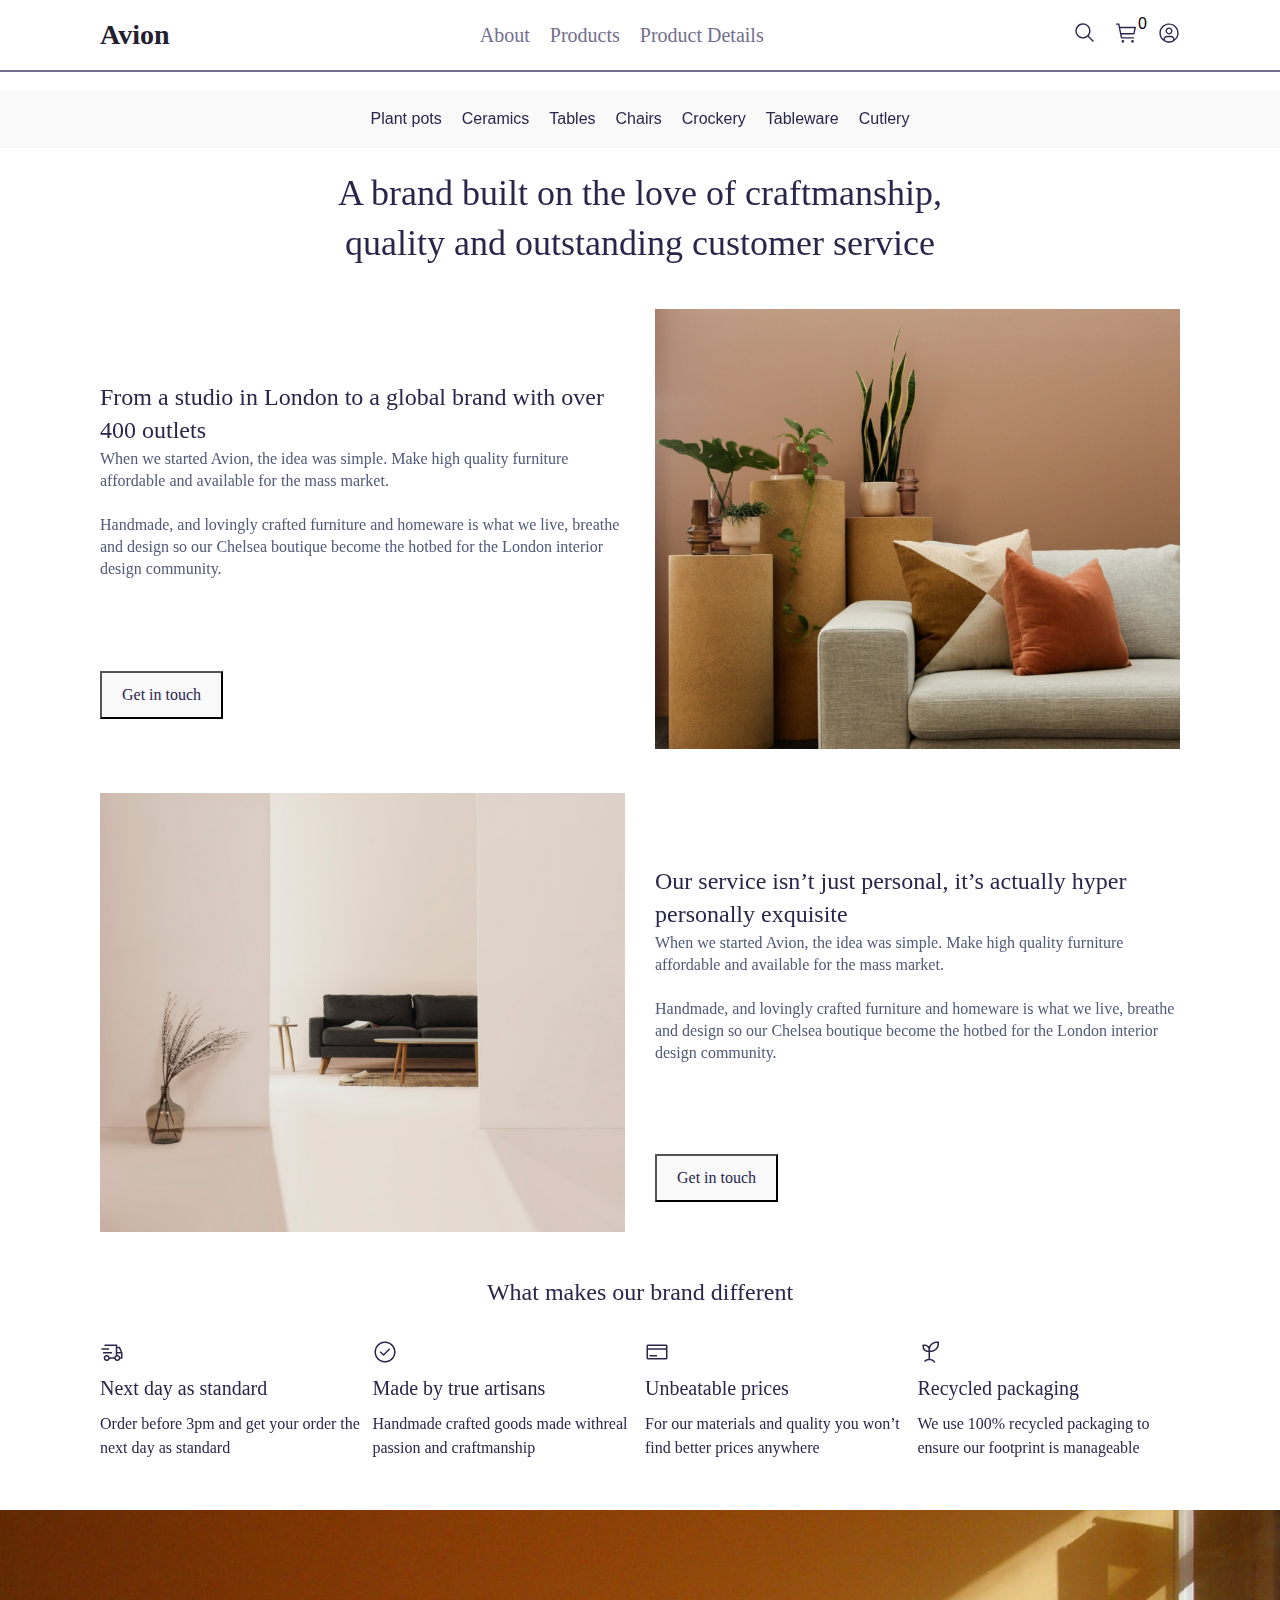
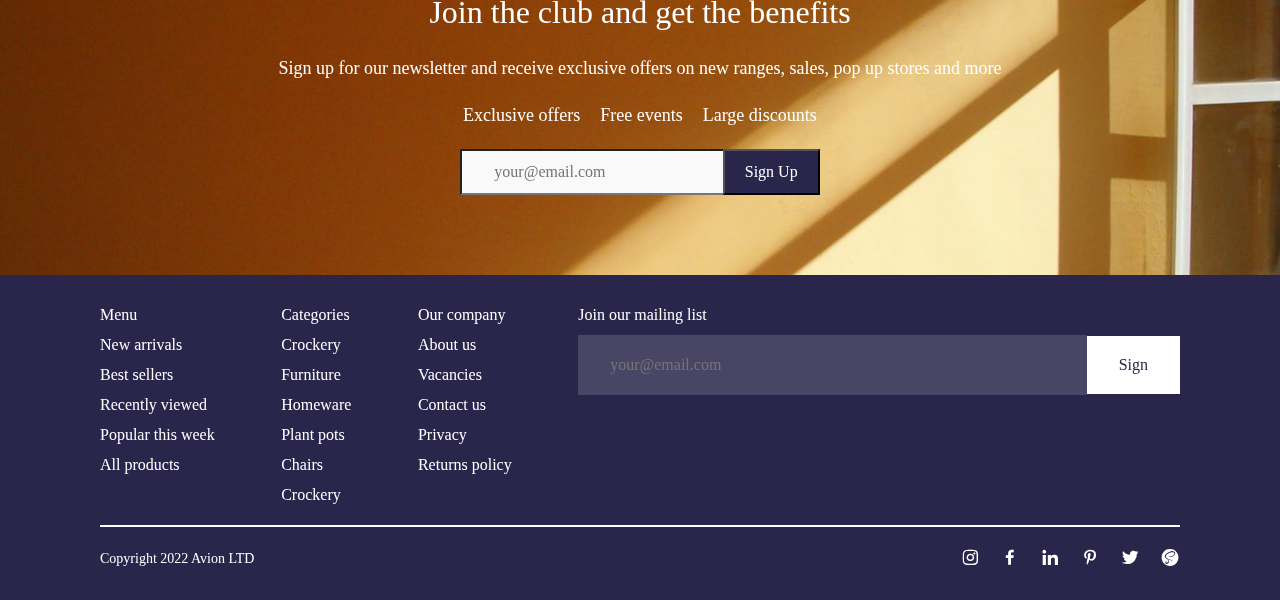
<file: pages/about.html>
<!DOCTYPE html>
<html lang="en">
  <head>
    <meta charset="UTF-8" />
    <meta name="viewport" content="width=device-width, initial-scale=1.0" />
    <link
      rel="stylesheet"
      href="https://cdn.jsdelivr.net/npm/boxicons@latest/css/boxicons.min.css"
    />
    <link rel="stylesheet" href="../css/about.css" />
    <link rel="stylesheet" href="../css/global.css" />
    <link rel="stylesheet" href="../css/home.css" />
    <title>About | Avion</title>
  </head>
  <body>
    <div class="loading">Loading...</div>
    <header>
      <nav class="container">
        <a class="logo" href="../index.html">Avion</a>

        <ul class="list">
          <li>
            <a class="nav-link" href="./about.html">About</a>
          </li>
          <li>
            <a class="nav-link" href="../pages/products.html">Products</a>
          </li>
          <li>
            <a class="nav-link" href="../pages/productdetails.html"
              >Product Details</a
            >
          </li>
        </ul>
        <div class="icons">
          <input class="nav-input" type="text" placeholder="Search" />
          <a class="search-btn icons-link" href="#"
            ><img src="../image/search.svg" alt="Search"
          /></a>
          <a class="icons-link" href="../pages/cart.html"
            ><img src="../image/cart.svg" alt="" />
            <span class="cart-count">0</span></a
          >
          <a class="icons-link" href="../pages/login.html"
            ><img src="../image/acount.svg" alt=""
          /></a>
        </div>
        <button class="menu">
          <img
            src="[data-uri]"
            alt="Menu"
          />
        </button>
      </nav>
    </header>
    <main>
      <div class="container herro-category"></div>

      <section class="about-wrapper container">
        <h2>
          A brand built on the love of craftmanship, <br />
          quality and outstanding customer service
        </h2>
      </section>

      <section class="container outlet">
        <div class="outlet-info">
          <h3>
            From a studio in London to a global brand with over 400 outlets
          </h3>

          <p>
            When we started Avion, the idea was simple. Make high quality
            furniture affordable and available for the mass market.
            <br /><br />
            Handmade, and lovingly crafted furniture and homeware is what we
            live, breathe and design so our Chelsea boutique become the hotbed
            for the London interior design community.
          </p>

          <button>Get in touch</button>
        </div>

        <div class="outlet-image">
          <img src="../image/outlet.png" alt="" />
        </div>
      </section>
      <section class="container outlet">
        <div class="outlet-image">
          <img src="../image/about2.png" alt="" />
        </div>
        <div class="outlet-info">
          <h3>
            Our service isn’t just personal, it’s actually hyper personally
            exquisite
          </h3>

          <p>
            When we started Avion, the idea was simple. Make high quality
            furniture affordable and available for the mass market.
            <br />
            <br />
            Handmade, and lovingly crafted furniture and homeware is what we
            live, breathe and design so our Chelsea boutique become the hotbed
            for the London interior design community.
          </p>

          <button>Get in touch</button>
        </div>
      </section>

      <section class="brend container">
        <h2>What makes our brand different</h2>

        <div class="brand-cards"></div>
      </section>

      <section class="about-join">
        <div class="container join-content">
          <h3>Join the club and get the benefits</h3>
          <p>
            Sign up for our newsletter and receive exclusive offers on new
            ranges, sales, pop up stores and more
          </p>
          <div class="about-res">
            <p>Exclusive offers</p>
            <p>Free events</p>
            <p>Large discounts</p>
          </div>

          <div class="join-input">
            <input type="text" placeholder="your@email.com" />
            <button>Sign Up</button>
          </div>
        </div>
      </section>
    </main>
    <footer>
      <div class="footer container">
        <div class="footer-top">
          <div class="footer-top-content">
            <a href="#">Menu</a>
            <a href="#">New arrivals</a>
            <a href="#">Best sellers</a>
            <a href="#">Recently viewed</a>
            <a href="#">Popular this week</a>
            <a href="#">All products</a>
          </div>
          <div class="footer-top-content">
            <a href="#">Categories</a>
            <a href="#">Crockery</a>
            <a href="#">Furniture</a>
            <a href="#">Homeware</a>
            <a href="#">Plant pots</a>
            <a href="#">Chairs</a>
            <a href="#">Crockery</a>
          </div>
          <div class="footer-top-content">
            <a href="#">Our company</a>
            <a href="#">About us</a>
            <a href="#">Vacancies</a>
            <a href="#">Contact us</a>
            <a href="#">Privacy</a>
            <a href="#">Returns policy</a>
          </div>

          <div class="footer-top-content">
            <span> Join our mailing list </span>

            <form class="footer-form">
              <input type="text" placeholder="your@email.com" />
              <button class="footer-button">Sign</button>
            </form>
          </div>
        </div>
        <div class="footer-bottom">
          <h3>Copyright 2022 Avion LTD</h3>

          <div class="footer-socials">
            <a href="#">
              <i class="bx bxl-instagram"></i>
            </a>
            <a href="#">
              <i class="bx bxl-facebook"></i>
            </a>
            <a href="#">
              <i class="bx bxl-linkedin"></i>
            </a>
            <a href="#">
              <i class="bx bxl-pinterest-alt"></i>
            </a>
            <a href="#">
              <i class="bx bxl-twitter"></i>
            </a>
            <a href="#">
              <i class="bx bxl-sass"></i>
            </a>
          </div>
        </div>
      </div>
    </footer>
    <a href="#" class="backtop"><i class="bx bx-up-arrow-alt"></i></a>

    <script src="../js/data.js"></script>
    <script src="../js/main.js"></script>
    <script src="../js/home.js"></script>
  </body>
</html>
</file>
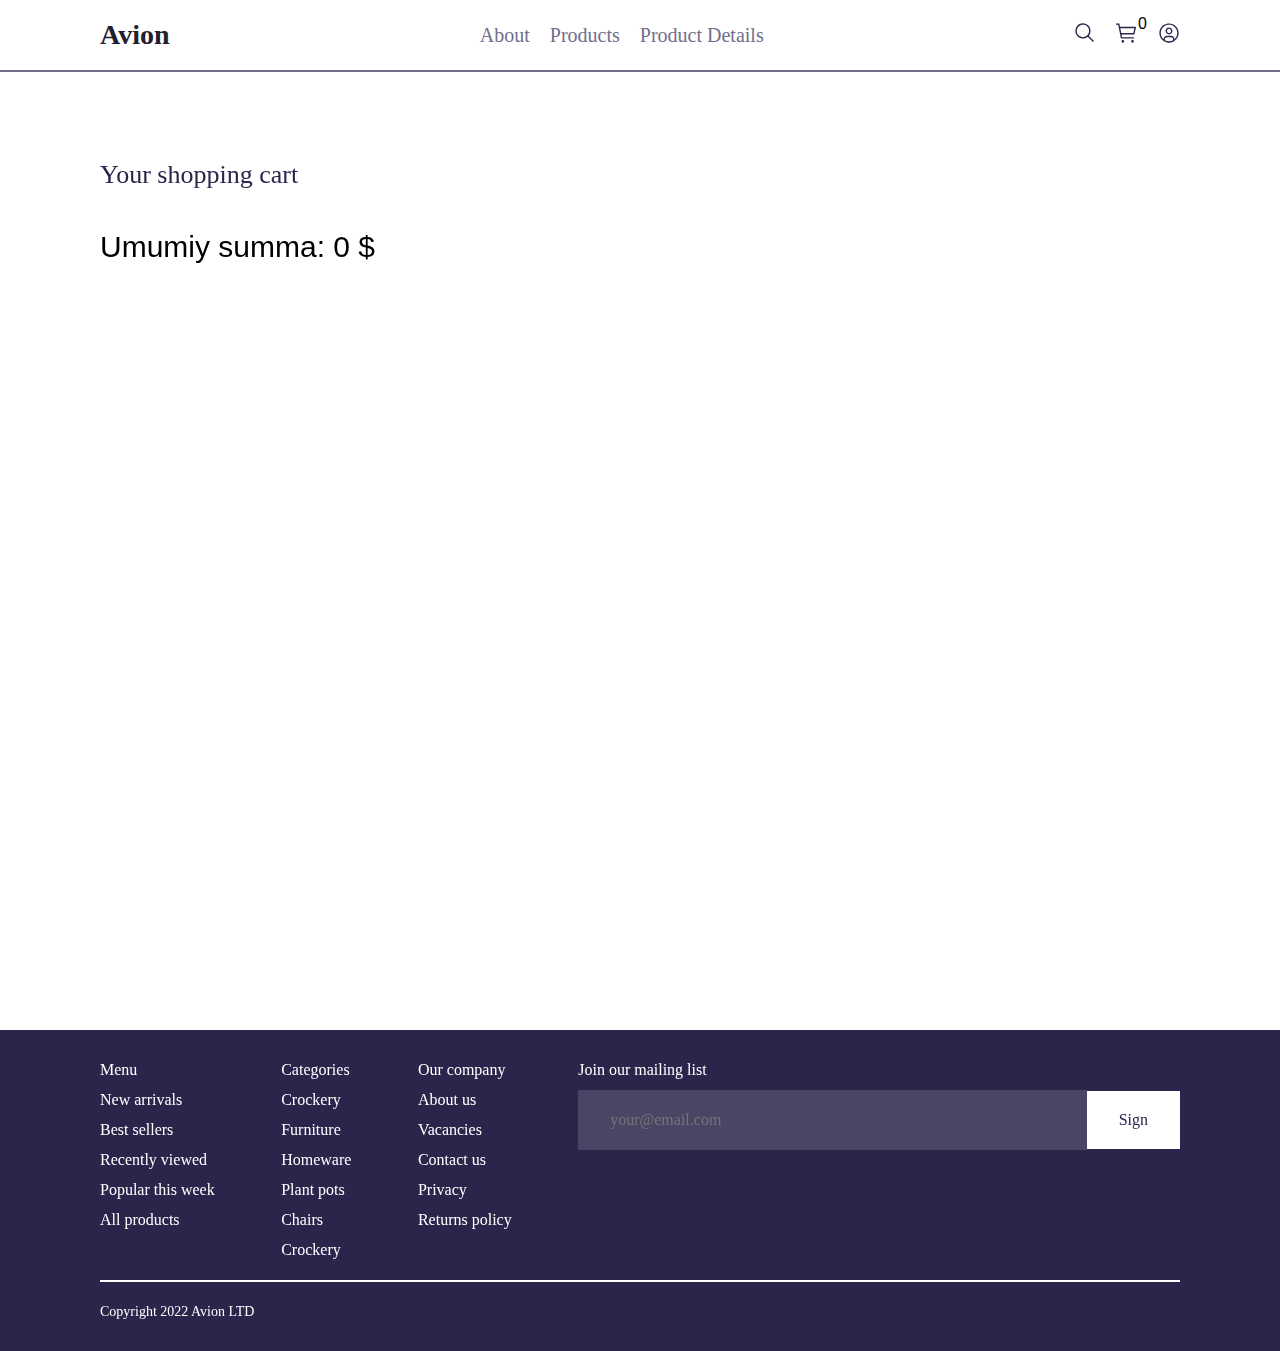
<file: pages/cart.html>
<!DOCTYPE html>
<html lang="en">
  <head>
    <meta charset="UTF-8" />
    <meta name="viewport" content="width=device-width, initial-scale=1.0" />
    <link rel="stylesheet" href="../css/products.css" />
    <link rel="stylesheet" href="../css/global.css" />
    <link rel="stylesheet" href="../css/home.css" />
    <link rel="stylesheet" href="../css/cart.css" />
    <title>Cart | Avion</title>
  </head>
  <body>
    <div class="loading">Loading...</div>
    <header>
      <nav class="container">
        <a class="logo" href="../index.html">Avion</a>

        <ul class="list">
          <li>
            <a class="nav-link" href="./about.html">About</a>
          </li>
          <li>
            <a class="nav-link" href="./products.html">Products</a>
          </li>
          <li>
            <a class="nav-link" href="./productdetails.html">Product Details</a>
          </li>
        </ul>
        <div class="icons">
          <input class="nav-input" type="text" placeholder="Search" />
          <a class="search-btn icons-link" href="#"
            ><img src="../image/search.svg" alt="Search"
          /></a>

          <a class="icons-link" href="../pages/cart.html">
            <img src="../image/cart.svg" alt="Cart" />
            <span class="cart-count"></span>
          </a>
          <a class="icons-link" href=""
            ><img src="../image/acount.svg" alt=""
          /></a>
        </div>
        <button class="menu">
          <img
            src="[data-uri]"
            alt="Menu"
          />
        </button>
      </nav>
    </header>
    <main>
      <section class="cart-section container">
        <h2>Your shopping cart</h2>
        <div class="cart-cards"></div>

        <div class="productsSumma"></div>
      </section>
    </main>
    <footer>
      <div class="footer container">
        <div class="footer-top">
          <div class="footer-top-content">
            <a href="#">Menu</a>
            <a href="#">New arrivals</a>
            <a href="#">Best sellers</a>
            <a href="#">Recently viewed</a>
            <a href="#">Popular this week</a>
            <a href="#">All products</a>
          </div>
          <div class="footer-top-content">
            <a href="#">Categories</a>
            <a href="#">Crockery</a>
            <a href="#">Furniture</a>
            <a href="#">Homeware</a>
            <a href="#">Plant pots</a>
            <a href="#">Chairs</a>
            <a href="#">Crockery</a>
          </div>
          <div class="footer-top-content">
            <a href="#">Our company</a>
            <a href="#">About us</a>
            <a href="#">Vacancies</a>
            <a href="#">Contact us</a>
            <a href="#">Privacy</a>
            <a href="#">Returns policy</a>
          </div>

          <div class="footer-top-content">
            <span> Join our mailing list </span>

            <form class="footer-form">
              <input type="text" placeholder="your@email.com" />
              <button class="footer-button">Sign</button>
            </form>
          </div>
        </div>
        <div class="footer-bottom">
          <h3>Copyright 2022 Avion LTD</h3>

          <div class="footer-socials">
            <a href="#">
              <i class="bx bxl-instagram"></i>
            </a>
            <a href="#">
              <i class="bx bxl-facebook"></i>
            </a>
            <a href="#">
              <i class="bx bxl-linkedin"></i>
            </a>
            <a href="#">
              <i class="bx bxl-pinterest-alt"></i>
            </a>
            <a href="#">
              <i class="bx bxl-twitter"></i>
            </a>
            <a href="#">
              <i class="bx bxl-sass"></i>
            </a>
          </div>
        </div>
      </div>
    </footer>

    <a href="#" class="backtop"><i class="bx bx-up-arrow-alt"></i></a>

    <script src="../js/data.js"></script>
    <script src="../js/main.js"></script>
    <script src="../js/cart.js"></script>
  </body>
</html>
</file>
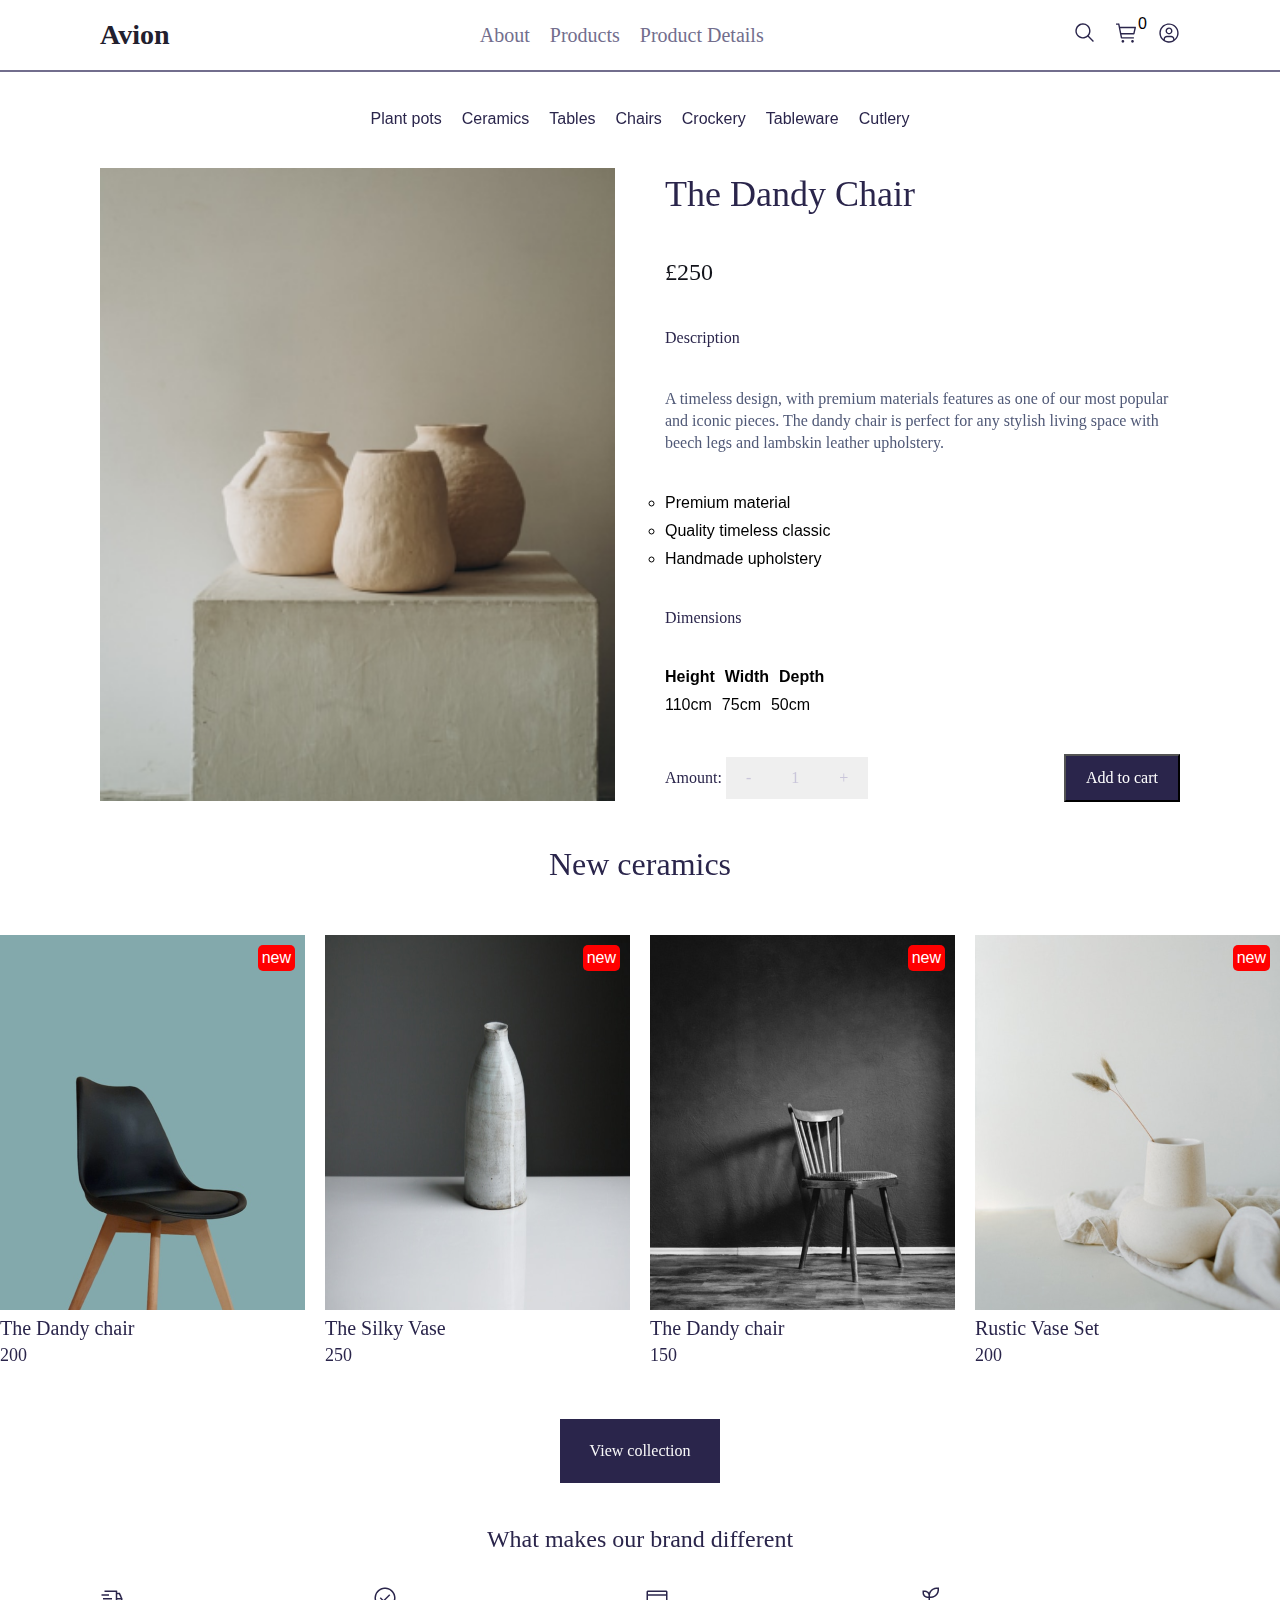
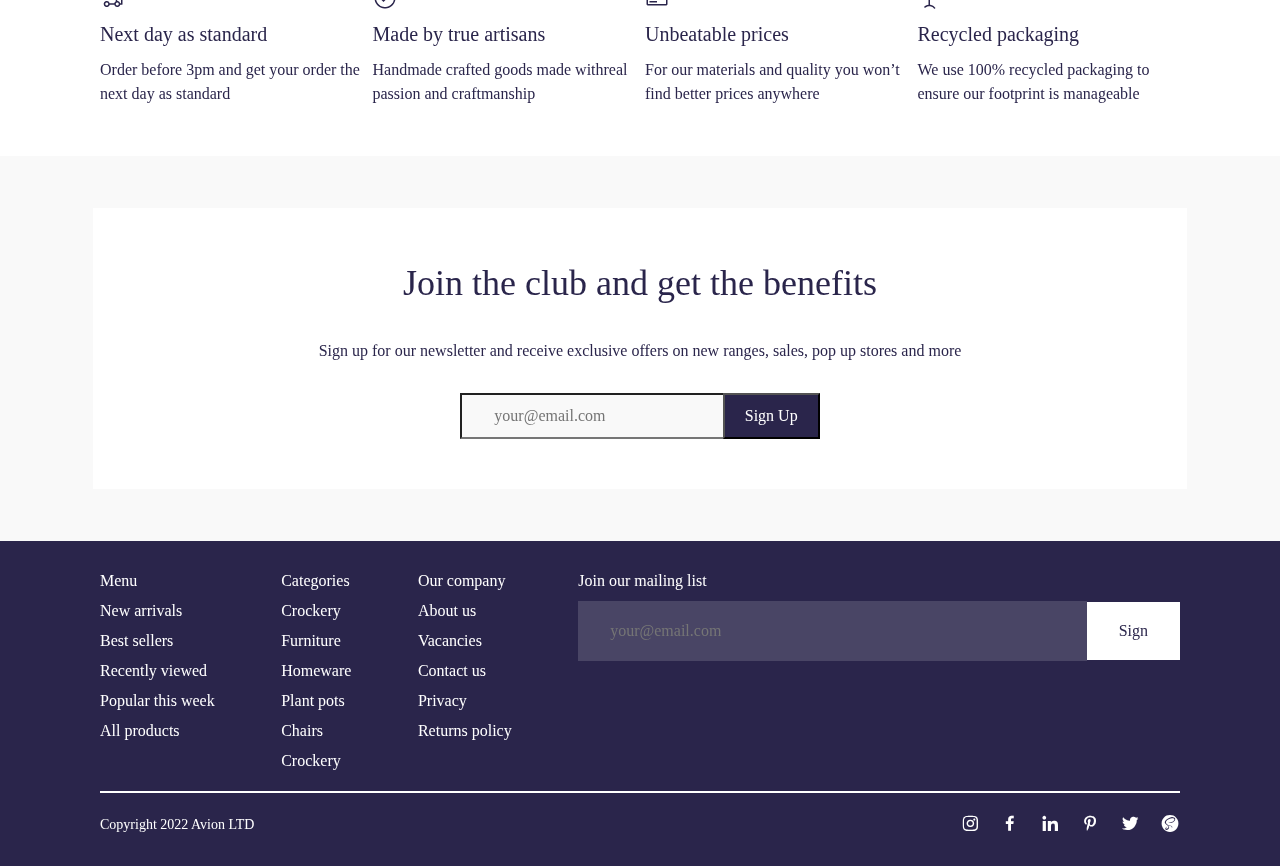
<file: pages/productdetails.html>
<!DOCTYPE html>
<html lang="en">
  <head>
    <meta charset="UTF-8" />
    <meta name="viewport" content="width=device-width, initial-scale=1.0" />
    <link
      rel="stylesheet"
      href="https://cdn.jsdelivr.net/npm/boxicons@latest/css/boxicons.min.css"
    />
    <link rel="stylesheet" href="../css/global.css" />
    <link rel="stylesheet" href="../css/home.css" />
    <link rel="stylesheet" href="../css/productdetails.css" />
    <title>Product Details | Avion</title>
  </head>
  <body>
    <div class="loading">Loading...</div>
    <header>
      <nav class="container">
        <a class="logo" href="../index.html">Avion</a>

        <ul class="list">
          <li>
            <a class="nav-link" href="./about.html">About</a>
          </li>
          <li>
            <a class="nav-link" href="./products.html">Products</a>
          </li>
          <li>
            <a class="nav-link" href="./productdetails.html">Product Details</a>
          </li>
        </ul>
        <div class="icons">
          <input class="nav-input" type="text" placeholder="Search" />
          <a class="search-btn icons-link" href="#"
            ><img src="../image/search.svg" alt="Search"
          /></a>
          <a class="icons-link" href="../pages/cart.html"
            ><img src="../image/cart.svg" alt="" />
            <span class="cart-count">0</span></a
          >
          <a class="icons-link" href=""
            ><img src="../image/acount.svg" alt=""
          /></a>
        </div>
        <button class="menu">
          <img
            src="[data-uri]"
            alt="Menu"
          />
        </button>
      </nav>
    </header>
    <main>
      <div class="container herro-category"></div>

      <section class="container details">
        <div class="details-image">
          <img src="../image/2.png" alt="" />
        </div>
        <div class="details-info">
          <h2>The Dandy Chair</h2>
          <h4>£250</h4>

          <h3>Description</h3>

          <p>
            A timeless design, with premium materials features as one of our
            most popular and iconic pieces. The dandy chair is perfect for any
            stylish living space with beech legs and lambskin leather
            upholstery.
          </p>

          <ul>
            <li>Premium material</li>
            <li>Quality timeless classic</li>
            <li>Handmade upholstery</li>
          </ul>

          <h3>Dimensions</h3>

          <table>
            <thead>
              <tr>
                <th>Height</th>
                <th>Width</th>
                <th>Depth</th>
              </tr>
            </thead>
            <tbody>
              <tr>
                <td>110cm</td>
                <td>75cm</td>
                <td>50cm</td>
              </tr>
            </tbody>
          </table>

          <div class="addToCart">
            <div class="btnCart">
              Amount:
              <span
                ><button>-</button><button>1</button><button>+</button></span
              >
            </div>

            <button class="addBtn">Add to cart</button>
          </div>
        </div>
      </section>
      <section class="container ceramics">
        <h2>New ceramics</h2>

        <div class="ceramic-cards"></div>

        <a href="./pages/products.html">View collection</a>
      </section>
      <section class="brend container">
        <h2>What makes our brand different</h2>

        <div class="brand-cards"></div>
      </section>

      <section class="join">
        <div class="join-card container">
          <h3>Join the club and get the benefits</h3>
          <p>
            Sign up for our newsletter and receive exclusive offers on new
            ranges, sales, pop up stores and more
          </p>

          <div class="join-input">
            <input type="text" placeholder="your@email.com" />
            <button>Sign Up</button>
          </div>
        </div>
      </section>
    </main>
    <footer>
      <div class="footer container">
        <div class="footer-top">
          <div class="footer-top-content">
            <a href="#">Menu</a>
            <a href="#">New arrivals</a>
            <a href="#">Best sellers</a>
            <a href="#">Recently viewed</a>
            <a href="#">Popular this week</a>
            <a href="#">All products</a>
          </div>
          <div class="footer-top-content">
            <a href="#">Categories</a>
            <a href="#">Crockery</a>
            <a href="#">Furniture</a>
            <a href="#">Homeware</a>
            <a href="#">Plant pots</a>
            <a href="#">Chairs</a>
            <a href="#">Crockery</a>
          </div>
          <div class="footer-top-content">
            <a href="#">Our company</a>
            <a href="#">About us</a>
            <a href="#">Vacancies</a>
            <a href="#">Contact us</a>
            <a href="#">Privacy</a>
            <a href="#">Returns policy</a>
          </div>

          <div class="footer-top-content">
            <span> Join our mailing list </span>

            <form class="footer-form">
              <input type="text" placeholder="your@email.com" />
              <button class="footer-button">Sign</button>
            </form>
          </div>
        </div>
        <div class="footer-bottom">
          <h3>Copyright 2022 Avion LTD</h3>

          <div class="footer-socials">
            <a href="#">
              <i class="bx bxl-instagram"></i>
            </a>
            <a href="#">
              <i class="bx bxl-facebook"></i>
            </a>
            <a href="#">
              <i class="bx bxl-linkedin"></i>
            </a>
            <a href="#">
              <i class="bx bxl-pinterest-alt"></i>
            </a>
            <a href="#">
              <i class="bx bxl-twitter"></i>
            </a>
            <a href="#">
              <i class="bx bxl-sass"></i>
            </a>
          </div>
        </div>
      </div>
    </footer>
    <a href="#" class="backtop"><i class="bx bx-up-arrow-alt"></i></a>

    <script src="../js/data.js"></script>
    <script src="../js/home.js"></script>
    <script src="../js/main.js"></script>
  </body>
</html>
</file>
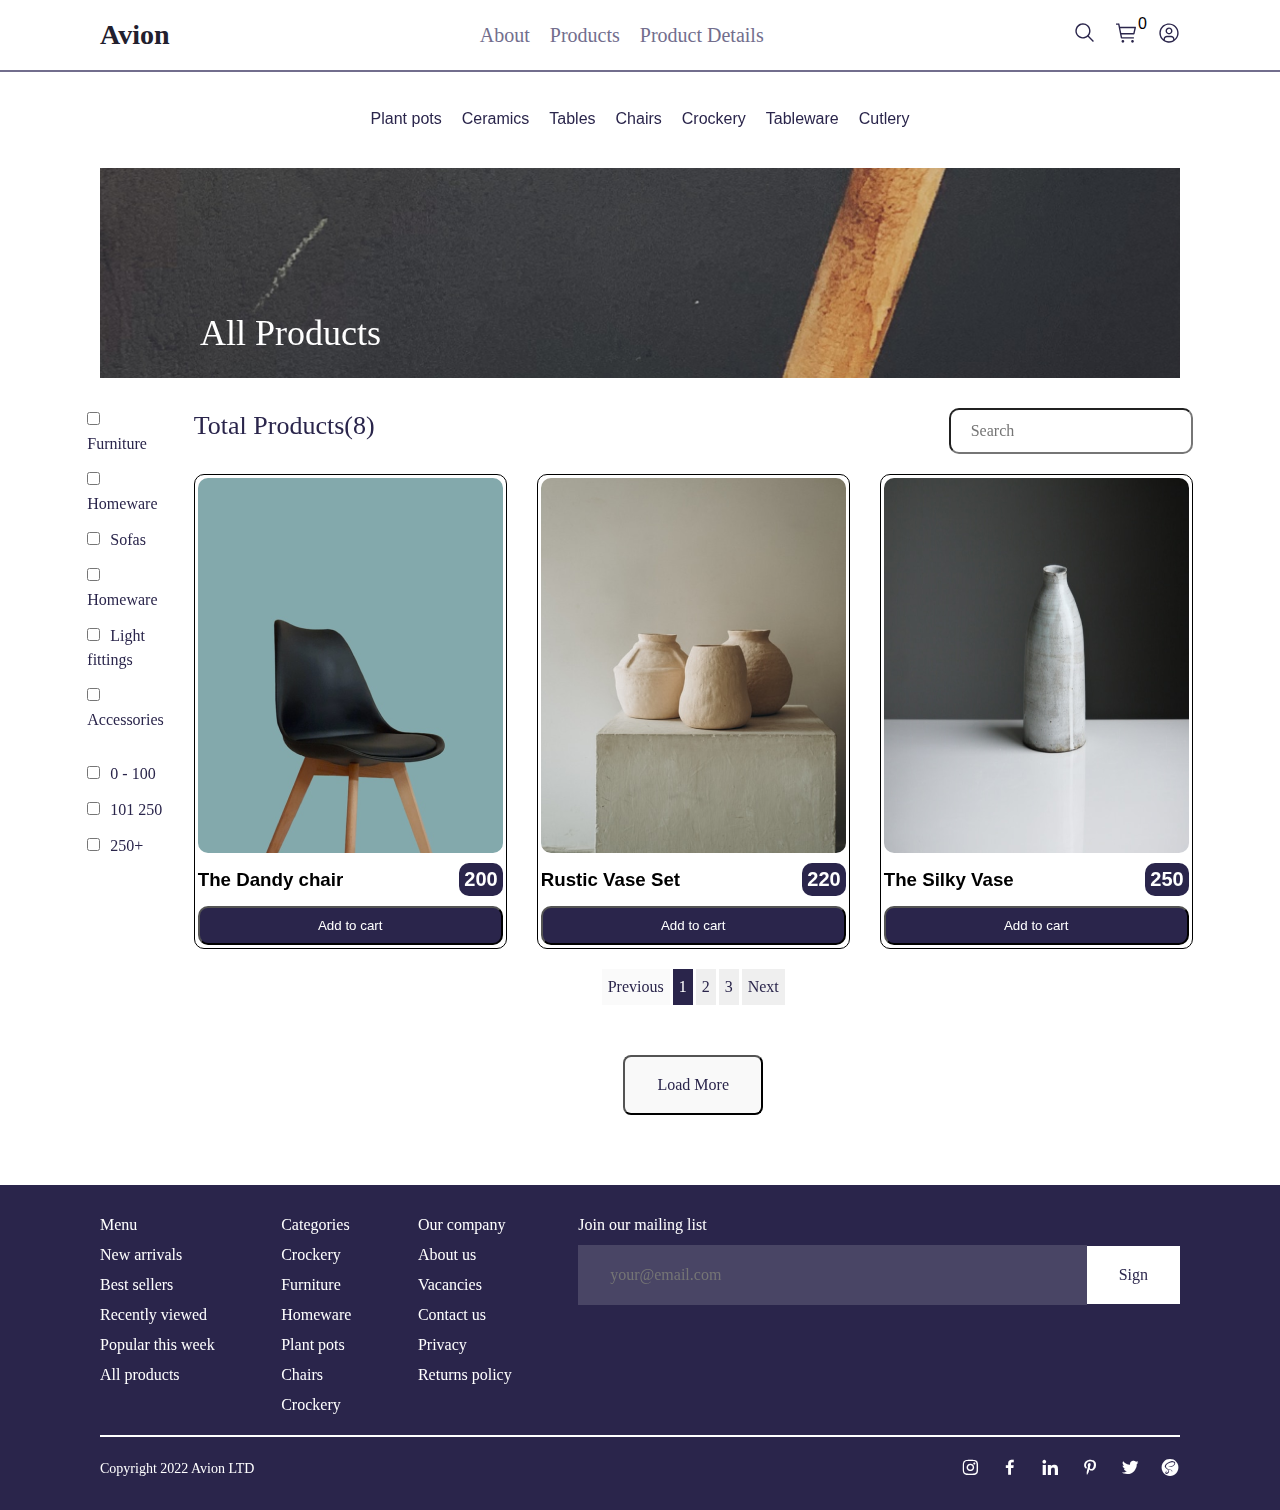
<file: pages/products.html>
<!DOCTYPE html>
<html lang="en">
  <head>
    <meta charset="UTF-8" />
    <meta name="viewport" content="width=device-width, initial-scale=1.0" />
    <link
      rel="stylesheet"
      href="https://cdn.jsdelivr.net/npm/boxicons@latest/css/boxicons.min.css"
    />
    <link rel="stylesheet" href="../css/products.css" />
    <link rel="stylesheet" href="../css/global.css" />
    <link rel="stylesheet" href="../css/home.css" />
    <title>Products | Avion</title>
  </head>
  <body>
    <div class="loading">Loading...</div>
    <header>
      <nav class="container">
        <a class="logo" href="../index.html">Avion</a>

        <ul class="list">
          <li>
            <a class="nav-link" href="./about.html">About</a>
          </li>
          <li>
            <a class="nav-link" href="./products.html">Products</a>
          </li>
          <li>
            <a class="nav-link" href="./productdetails.html">Product Details</a>
          </li>
        </ul>
        <div class="icons">
          <input class="nav-input" type="text" placeholder="Search" />
          <a class="search-btn icons-link" href="#"
            ><img src="../image/search.svg" alt="Search"
          /></a>

          <a class="icons-link" href="../pages/cart.html">
            <img src="../image/cart.svg" alt="Cart" />
            <span class="cart-count"></span>
          </a>
          <a class="icons-link" href=""
            ><img src="../image/acount.svg" alt=""
          /></a>
        </div>
        <button class="menu">
          <img
            src="[data-uri]"
            alt="Menu"
          />
        </button>
      </nav>
    </header>
    <main>
      <div class="container herro-category"></div>

      <section class="herro-products container">
        <div class="container products-wrapper">
          <h2>All Products</h2>
        </div>

        <div class="all-products">
          <div class="sidebar">
            <ul>
              <li><input type="checkbox" />Furniture</li>
              <li><input type="checkbox" />Homeware</li>
              <li><input type="checkbox" />Sofas</li>
              <li><input type="checkbox" />Homeware</li>
              <li><input type="checkbox" />Light fittings</li>
              <li><input type="checkbox" />Accessories</li>
            </ul>
            <ul>
              <li><input type="checkbox" />0 - 100</li>
              <li><input type="checkbox" />101 250</li>
              <li><input type="checkbox" />250+</li>
            </ul>
          </div>

          <div>
            <div class="product-order">
              <select>
                <option value="one">Furniture</option>
                <option value="two">Homeware</option>
                <option value="three">Sofas</option>
                <option value="four">Light fittings</option>
                <option value="five">Accessories</option>
              </select>
              <select>
                <option value="one">0 - 100</option>
                <option value="two">101 - 250</option>
                <option value="three">250+</option>
              </select>
            </div>

            <div class="searchProducts">
              <div class="total">
                <p>Total Products</p>
                (<span class="product-total"></span>)
              </div>
              <input class="search" type="text" placeholder="Search" />
            </div>

            <div class="product-cards"></div>

            <ul class="pagination"></ul>

            <button class="all-products-btn">Load More</button>
          </div>
        </div>
      </section>
    </main>
    <footer>
      <div class="footer container">
        <div class="footer-top">
          <div class="footer-top-content">
            <a href="#">Menu</a>
            <a href="#">New arrivals</a>
            <a href="#">Best sellers</a>
            <a href="#">Recently viewed</a>
            <a href="#">Popular this week</a>
            <a href="#">All products</a>
          </div>
          <div class="footer-top-content">
            <a href="#">Categories</a>
            <a href="#">Crockery</a>
            <a href="#">Furniture</a>
            <a href="#">Homeware</a>
            <a href="#">Plant pots</a>
            <a href="#">Chairs</a>
            <a href="#">Crockery</a>
          </div>
          <div class="footer-top-content">
            <a href="#">Our company</a>
            <a href="#">About us</a>
            <a href="#">Vacancies</a>
            <a href="#">Contact us</a>
            <a href="#">Privacy</a>
            <a href="#">Returns policy</a>
          </div>

          <div class="footer-top-content">
            <span> Join our mailing list </span>

            <form class="footer-form">
              <input type="text" placeholder="your@email.com" />
              <button class="footer-button">Sign</button>
            </form>
          </div>
        </div>
        <div class="footer-bottom">
          <h3>Copyright 2022 Avion LTD</h3>

          <div class="footer-socials">
            <a href="#">
              <i class="bx bxl-instagram"></i>
            </a>
            <a href="#">
              <i class="bx bxl-facebook"></i>
            </a>
            <a href="#">
              <i class="bx bxl-linkedin"></i>
            </a>
            <a href="#">
              <i class="bx bxl-pinterest-alt"></i>
            </a>
            <a href="#">
              <i class="bx bxl-twitter"></i>
            </a>
            <a href="#">
              <i class="bx bxl-sass"></i>
            </a>
          </div>
        </div>
      </div>
    </footer>

    <a href="#" class="backtop"><i class="bx bx-up-arrow-alt"></i></a>

    <script src="../js/data.js"></script>
    <script src="../js/products.js"></script>
    <script src="../js/main.js"></script>
    <script src="../js/home.js"></script>
  </body>
</html>
</file>
<file: css/about.css>
.loading {
  display: flex;
  justify-content: center;
  align-items: center;
  position: fixed;
  inset: 0;
  background-color: rgb(0, 0, 0);
  color: white;
  opacity: 1;
  transition: 0.5s;
}
.loading-hidden {
  opacity: 0;
  z-index: -1;
}

.herro-category {
  display: flex;
  justify-content: center;
  gap: 20px;
  flex-wrap: wrap;
  background-color: #f9f9f9;
  padding: 10px 0;
}

.about-wrapper {
  padding: 67px 10px;
}

.about-wrapper h2 {
  text-align: center;
  color: rgb(42, 37, 75);
  font-family: Clash Display;
  font-size: 36px;
  font-weight: 400;
  line-height: 140%;
  letter-spacing: 0%;
  text-align: center;
}

.about-join {
  background-image: url("../image/about-join.png");
  background-position: center;
  background-repeat: no-repeat;
  background-size: cover;
  width: 100%;
  padding: 60px 0;
}
.join-content {
  display: flex;
  align-items: center;
  justify-content: center;
  gap: 20px;
  flex-direction: column;
}
.about-join h3 {
  /* Headings / H2 */
  color: rgb(255, 255, 255);
  font-family: Clash Display;
  font-size: 32px;
  font-weight: 400;
  line-height: 140%;
  letter-spacing: 0%;
  text-align: center;
}

.about-join p {
  /* Body / Large */
  color: rgb(255, 255, 255);
  font-family: Satoshi;
  font-size: 18px;
  font-weight: 400;
  line-height: 150%;
  letter-spacing: 0%;
  text-align: center;
}

.about-res {
  display: flex;
  align-items: center;
  justify-content: center;
  gap: 20px;
}

@media screen and (max-width: 768px) {
  .join-content {
    display: flex;
    align-items: start;
    justify-content: start;
    gap: 10px;
    flex-direction: column;
  }

  .about-res {
    display: flex;
    align-items: start;
    justify-content: center;
    gap: 10px;
    flex-direction: column;
  }

  .about-join h3 {
    text-align: start;
  }
  .about-join p {
    text-align: start;
  }
}
</file>
<file: css/global.css>
*,
::before,
::after {
  padding: 0;
  margin: 0;
  box-sizing: border-box;
  text-decoration: none;
  list-style: none;
}

html {
  scroll-behavior: smooth;
}

.loading {
  display: flex;
  justify-content: center;
  align-items: center;
  position: fixed;
  inset: 0;
  background-color: rgb(42, 37, 75);
  color: white;
  opacity: 1;
  transition: all 0.8s ease-in-out;
}
.loading-hidden {
  opacity: 0;
  z-index: -1;
}

.backtop {
  display: none;
  position: fixed;
  background-color: #2a254b;
  /* padding: 10px; */
  border-radius: 50%;
  box-shadow: 0 0 10px rgba(0, 0, 0, 0.2);
  z-index: 1000;
  right: 20px;
  bottom: 20px;
  transition: 0.6s;
  width: 50px;
  height: 50px;
  color: #fff;
  font-size: 30px;

  align-items: center;
  justify-content: center;
}

.backtop-show {
  display: flex;
}

body {
  font-family: sans-serif;
}

.container {
  max-width: 1440px;
  margin: 0 auto;
  padding: 20px 100px;
}

@media screen and (max-width: 768px) {
  .container {
    padding: 20px;
  }
}

/* !header*/

header {
  /* padding: 10px 0; */
  position: fixed;
  top: 0;
  width: 100%;
  background-color: #fff;
  z-index: 1000;
}

.logo {
  font-family: Clash Display;
  font-size: 28px;
  font-weight: 900;
  line-height: 29.52px;
  text-align: left;
  text-underline-position: from-font;
  text-decoration-skip-ink: none;
  color: #22202e;
}
nav {
  display: flex;
  align-items: center;
  justify-content: space-between;
  position: relative;
  border-bottom: 2px solid rgb(114, 110, 141);
}

.list {
  display: flex;
  align-items: center;
  justify-content: space-between;
  gap: 20px;
}
.menu {
  display: none;
}
.nav-input {
  position: absolute;
  display: none;
  right: 200px;
  padding: 10px 20px;
  color: rgb(114, 110, 141);
}

.nav-link {
  color: rgb(114, 110, 141);
  font-family: Satoshi;
  font-size: 20px;
  font-weight: 400;
  line-height: 22px;
  letter-spacing: 0%;
  text-align: left;
}

.icons {
  display: flex;
  gap: 20px;
  align-items: center;
}
.showInput {
  position: absolute;
  display: block;
  padding: 10px 20px;
  color: rgb(114, 110, 141);
  width: 250px;
  right: 220px;
}
.icons-link img {
  width: 22px;
  height: 22px;
  font-size: 22px;
  position: relative;
}

.cart-count {
  position: absolute;
  color: #000;
  top: 15px;
}

@media screen and (max-width: 768px) {
  header {
    padding: 0;
  }
  .list {
    display: none;
  }

  .menu {
    display: flex;
    align-items: center;
    justify-content: center;
    width: 22px;
    height: 22px;
    background-color: #fff;
  }

  .show {
    display: flex;
    position: absolute;
    align-items: center;
    flex-direction: column;
    justify-content: center;
    width: 100%;
    top: 70px;
    z-index: 1;
    left: 0;
    padding: 20px 0;
    gap: 20px;
    background: #22202e;
    min-height: 50vh;
  }

  .showInput {
    position: absolute;
    display: block;
    top: 72px;
    padding: 10px 20px;
    color: rgb(114, 110, 141);
    width: 100%;
    right: 0;
    margin: 0 auto;
    border-radius: 12px;
  }
  .menu img {
    width: 22px;
    height: 22px;
  }
}
main {
  min-height: 100vh;
}
/* footer */

footer {
  background: rgb(42, 37, 75);
  padding: 10px 0;
}

.footer {
  display: flex;
  flex-direction: column;
}

.footer-top {
  display: flex;
  justify-content: space-between;
  align-items: start;
  border-bottom: 2px solid #fff;
  padding-bottom: 20px;
}

.footer-top-content {
  display: flex;
  flex-direction: column;
  gap: 10px;
}

.footer-top-content a {
  color: rgb(255, 255, 255);
  font-family: Clash Display;
  font-size: 16px;
  font-weight: 400;
  line-height: 20px;
  letter-spacing: 0%;
  text-align: left;
}

.footer-top-content span {
  color: rgb(255, 255, 255);
  font-family: Clash Display;
  font-size: 16px;
  font-weight: 400;
  line-height: 20px;
  letter-spacing: 0%;
  text-align: left;
}

.footer-form input {
  padding: 19px 32px;
  background: rgba(255, 255, 255, 0.15);
  color: rgb(255, 255, 255);
  font-family: Satoshi;
  font-size: 16px;
  font-weight: 400;
  line-height: 22px;
  letter-spacing: 0%;
  text-align: left;
  width: 509px;
  border: none;
}

.footer-form .footer-button {
  padding: 17px 32px;
  background: rgb(255, 255, 255);
  color: rgb(42, 37, 75);
  font-family: Satoshi;
  font-size: 16px;
  font-weight: 400;
  line-height: 150%;
  letter-spacing: 0%;
  text-align: left;
  border: none;
  margin-left: -5px;
}
.footer-bottom {
  display: flex;
  justify-content: space-between;
  padding-top: 20px;
  align-items: center;
}

.footer-bottom h3 {
  color: rgb(255, 255, 255);
  font-family: Satoshi;
  font-size: 14px;
  font-weight: 400;
  line-height: 19px;
  letter-spacing: 0%;
  text-align: left;
}

.footer-socials {
  display: flex;
  gap: 20px;
}
.footer-socials a i {
  color: #fff;
  font-size: 20px;
}
@media screen and (max-width: 768px) {
  .footer-top {
    flex-wrap: wrap;
  }

  .footer-form input {
    max-width: 200px;
  }
  .footer-form button {
    max-width: 118px;
  }
  .footer-bottom {
    flex-wrap: wrap;
    align-items: center;
    justify-content: center;
    gap: 15px;
  }
}
</file>
<file: css/home.css>
/* ! ===== Main ===== */

.herro-category {
  display: flex;
  justify-content: center;
  gap: 20px;
  flex-wrap: wrap;
  margin-top: 90px;
  a {
    color: #2a254b;
  }
}

.herro-wrapper {
  background-color: #2a254b;
  display: flex;
  justify-content: space-between;
  margin: 60px 0;
}

.herro-info {
  padding: 40px;
  max-width: 602px;
  position: relative;
}

.herro-info p {
  position: absolute;
  bottom: 40px;
  color: #ffffff;
  font-family: Satoshi;
  font-size: 18px;
  font-weight: 400;
  line-height: 27px;
  text-align: left;
  text-underline-position: from-font;
  text-decoration-skip-ink: none;
}

.herro-info h1 {
  font-family: Clash Display;
  font-size: 32px;
  font-weight: 400;
  line-height: 44.8px;
  text-align: left;
  text-underline-position: from-font;
  text-decoration-skip-ink: none;
  margin-bottom: 40px;
  color: #fff;
}

.herro-info a {
  padding: 16px 32px;
  background-color: #f9f9f926;
  color: #fff;
}

.herro-image {
  max-width: 520px;
}

.herro-image img {
  width: 100%;
}

@media screen and (max-width: 768px) {
  .herro-category {
    display: none;
  }

  .herro-wrapper {
    margin: 0 auto;
  }
  .herro {
    padding: 0;
  }
  .herro-wrapper {
    min-height: 402px;
    width: 100%;
  }
  .herro-image {
    display: none;
  }

  .herro-info {
    padding: 20px;
    display: flex;
    flex-direction: column;
    gap: 30px;
  }

  .herro-info a {
    text-align: center;
    order: 3;
  }

  .herro-info p {
    position: relative;
    order: 2;
    margin-top: 80px;
  }
}

/* ! Brend */

.brend h2 {
  text-align: center;
  /* Headings / H3 */
  color: rgb(42, 37, 75);
  font-family: Clash Display;
  font-size: 24px;
  font-weight: 400;
  line-height: 140%;
  letter-spacing: 0%;
}

.brand-cards {
  display: flex;
  gap: 10px;
  margin: 30px 0;
}

.brand-card {
  width: 25%;
  display: flex;
  flex-direction: column;
  align-items: start;
  gap: 10px;
}
.brand-card h3 {
  /* Headings / H4 */
  color: rgb(42, 37, 75);
  font-family: Clash Display;
  font-size: 20px;
  font-weight: 400;
  line-height: 140%;
  letter-spacing: 0%;
  text-align: left;
}

.brand-card p {
  /* Body/Medium */
  color: rgb(42, 37, 75);
  font-family: Satoshi;
  font-size: 16px;
  font-weight: 400;
  line-height: 150%;
  letter-spacing: 0%;
  text-align: left;
}

@media screen and (max-width: 768px) {
  .brand-cards {
    flex-direction: column;
  }

  .brand-card {
    width: 100%;
  }
}

/* ! Ceramics cards */

.ceramics {
  display: flex;
  flex-direction: column;
  align-items: center;
}
.ceramics h2 {
  font-family: Clash Display;
  font-size: 32px;
  font-weight: 400;
  line-height: 39.36px;
  text-align: left;
  text-underline-position: from-font;
  text-decoration-skip-ink: none;
  color: #2a254b;
}

.ceramic-cards {
  margin: 50px 0;
  display: grid;
  grid-template-columns: repeat(4, 1fr);
  gap: 20px;
}

.ceramic-card {
  position: relative;
}

.ceramic-card span {
  position: absolute;
  right: 10px;
  top: 10px;
  color: #fff;
  background-color: red;
  padding: 4px;
  border-radius: 5px;
}
.ceramic-card h3 {
  font-family: Clash Display;
  font-size: 20px;
  font-weight: 400;
  line-height: 28px;
  text-align: left;
  text-underline-position: from-font;
  text-decoration-skip-ink: none;
  color: #2a254b;
}

.ceramic-card p {
  font-family: Satoshi;
  font-size: 18px;
  font-weight: 400;
  line-height: 27px;
  text-align: left;
  text-underline-position: from-font;
  text-decoration-skip-ink: none;
  color: #2a254b;
}

.ceramics a {
  font-family: Satoshi;
  font-size: 16px;
  font-weight: 400;
  line-height: 24px;
  text-underline-position: from-font;
  text-decoration-skip-ink: none;
  background-color: #2a254b;
  color: #f9f9f9;
  padding: 20px 30px;
  text-align: center;
  transition: all 0.7s ease-in-out;
}

.ceramics a:hover {
  background-color: #f9f9f9;
  color: #2a254b;
}

@media screen and (max-width: 768px) {
  .ceramic-cards {
    margin: 50px 0;
    display: grid;
    grid-template-columns: repeat(1, 1fr);
    gap: 20px;
  }

  .ceramics a {
    width: 100%;
  }
}

/*  ! Popular products */

.popular-products {
  display: flex;
  flex-direction: column;
  align-items: center;
}
.popular-products h2 {
  font-family: Clash Display;
  font-size: 32px;
  font-weight: 400;
  line-height: 39.36px;
  text-align: left;
  text-underline-position: from-font;
  text-decoration-skip-ink: none;
  color: #2a254b;
}

.popular-cards {
  margin: 50px 0;
  display: grid;
  grid-template-columns: repeat(4, 1fr);
  gap: 20px;
}

.popular-card {
  position: relative;
}

.popular-card span {
  position: absolute;
  right: 10px;
  top: 10px;
  color: #fff;
  background-color: red;
  padding: 4px;
  border-radius: 5px;
}
.popular-card h3 {
  font-family: Clash Display;
  font-size: 20px;
  font-weight: 400;
  line-height: 28px;
  text-align: left;
  text-underline-position: from-font;
  text-decoration-skip-ink: none;
  color: #2a254b;
}

.popular-card p {
  font-family: Satoshi;
  font-size: 18px;
  font-weight: 400;
  line-height: 27px;
  text-align: left;
  text-underline-position: from-font;
  text-decoration-skip-ink: none;
  color: #2a254b;
}

.popular-products a {
  font-family: Satoshi;
  font-size: 16px;
  font-weight: 400;
  line-height: 24px;
  text-underline-position: from-font;
  text-decoration-skip-ink: none;
  background-color: #2a254b;
  color: #f9f9f9;
  padding: 20px 30px;
  text-align: center;
  transition: all 0.7s ease-in-out;
}

.popular-products a:hover {
  background-color: #f9f9f9;
  color: #2a254b;
}

@media screen and (max-width: 768px) {
  .popular-cards {
    margin: 50px 0;
    display: grid;
    grid-template-columns: repeat(1, 1fr);
    gap: 20px;
  }

  .popular-products a {
    width: 100%;
  }
}

/* ! join */

.join {
  background-color: #f9f9f9;
  padding: 52px 93px;
}

.join-card {
  background-color: #fff;
  display: flex;
  flex-direction: column;
  justify-content: center;
  align-items: center;
  gap: 30px;
  padding: 50px 0;
}

.join-card h3 {
  /* Headings / H1 */
  color: rgb(42, 37, 75);
  font-family: Clash Display;
  font-size: 36px;
  font-weight: 400;
  line-height: 140%;
  letter-spacing: 0%;
  text-align: center;
}

.join-card p {
  /* Body/Medium */
  color: rgb(42, 37, 75);
  font-family: Satoshi;
  font-size: 16px;
  font-weight: 400;
  line-height: 150%;
  letter-spacing: 0%;
  text-align: center;
}

.join-input {
  margin: 0 auto;
}
.join-input input {
  background-color: #f9f9f9;
  color: rgb(42, 37, 75);
  font-family: Satoshi;
  font-size: 16px;
  font-weight: 400;
  line-height: 22px;
  letter-spacing: 0%;
  text-align: left;
  padding: 10px 32px;
}

.join-input button {
  /* Dark Primary */
  background: rgb(42, 37, 75);
  /* Body/Medium */
  color: rgb(255, 255, 255);
  font-family: Satoshi;
  font-size: 16px;
  font-weight: 400;
  line-height: 22px;
  letter-spacing: 0%;
  text-align: left;
  padding: 10px 20px;
  margin-left: -10px;
}

@media screen and (max-width: 768px) {
  .join {
    background-color: #f9f9f9;
    padding: 10px;
  }

  .join-card {
    background-color: #fff;
    display: flex;
    flex-direction: column;
    justify-content: center;
    align-items: center;
    gap: 20px;
    padding: 30px 0;
  }

  .join-card h3 {
    /* Headings / H4 */
    color: rgb(42, 37, 75);
    font-family: Clash Display;
    font-size: 20px;
    font-weight: 400;
    line-height: 140%;
    letter-spacing: 0%;
    text-align: center;
  }

  .join-card p {
    /* Body/Small */
    color: rgb(42, 37, 75);
    font-family: Satoshi;
    font-size: 14px;
    font-weight: 400;
    line-height: 150%;
    letter-spacing: 0%;
    text-align: center;
  }

  .join-input {
    margin: 0 auto;
  }
  .join-input input {
    background-color: #f9f9f9;
    color: rgb(42, 37, 75);
    font-family: Satoshi;
    font-size: 16px;
    font-weight: 400;
    line-height: 22px;
    letter-spacing: 0%;
    text-align: left;
    padding: 8px 15px;
  }

  .join-input button {
    /* Dark Primary */
    background: rgb(42, 37, 75);
    /* Body/Medium */
    color: rgb(255, 255, 255);
    font-family: Satoshi;
    font-size: 16px;
    font-weight: 400;
    line-height: 22px;
    letter-spacing: 0%;
    text-align: left;
    padding: 8px 15px;
    margin-left: -10px;
  }
}

/* ! outlet */
.outlet {
  display: flex;
  align-items: start;
  position: relative;
  justify-content: space-between;
  gap: 30px;
  position: relative;
}

.outlet-info {
  padding: 72px 0;
  width: 50%;
}

.outlet-info h3 {
  color: rgb(42, 37, 75);
  font-family: Clash Display;
  font-size: 24px;
  font-weight: 400;
  line-height: 140%;
  letter-spacing: 0%;
  text-align: left;
}

.outlet-info p {
  color: rgb(80, 89, 119);
  font-family: Satoshi;
  font-size: 16px;
  font-weight: 400;
  line-height: 22px;
  letter-spacing: 0%;
  text-align: left;
}
.outlet-info button {
  position: absolute;
  bottom: 54px;
  padding: 10px 20px;
  /* Light Grey */
  background: rgb(249, 249, 249);
  /* Body/Medium */
  color: rgb(42, 37, 75);
  font-family: Satoshi;
  font-size: 16px;
  font-weight: 400;
  line-height: 150%;
  letter-spacing: 0%;
  text-align: left;
  transition: all 0.6s ease;
  cursor: pointer;
}

.outlet-info button:hover {
  color: #f9f9f9;
  background-color: #2a254b;
  transform: scale(1.1);
}

.outlet-image {
  width: 50%;
}

.outlet-image img {
  width: 100%;
}
@media screen and (max-width: 768px) {
  .outlet {
    display: flex;
    align-items: start;
    justify-content: center;
    gap: 30px;
    position: relative;
    flex-direction: column;
  }

  .outlet-info {
    width: 100%;
    padding: 10px;
  }

  .outlet-info h3 {
    color: rgb(42, 37, 75);
    font-family: Clash Display;
    font-size: 24px;
    font-weight: 400;
    line-height: 140%;
    letter-spacing: 0%;
    text-align: center;
  }

  .outlet-info p {
    color: rgb(80, 89, 119);
    font-family: Satoshi;
    font-size: 16px;
    font-weight: 400;
    line-height: 22px;
    letter-spacing: 0%;
    text-align: center;
    margin: 20px 0;
  }
  .outlet-info button {
    position: relative;
    bottom: 0;
    padding: 10px 20px;
    /* Light Grey */
    background: rgb(249, 249, 249);
    /* Body/Medium */
    color: rgb(42, 37, 75);
    font-family: Satoshi;
    font-size: 16px;
    font-weight: 400;
    line-height: 150%;
    letter-spacing: 0%;
    text-align: left;
    transition: all 0.6s ease;
    cursor: pointer;
    width: 100%;
    text-align: center;
  }

  .outlet-info button:hover {
    color: #f9f9f9;
    background-color: #2a254b;
    transform: scale(1.1);
  }

  .outlet-image {
    width: 100%;
  }

  .outlet-image img {
    width: 100%;
  }
}
</file>
<file: css/products.css>
.products-wrapper {
  background-image: url("../image/product-herro.png");
  padding: 139px 0 39px 0;
  background-size: cover;
  background-repeat: no-repeat;
  background-position: center;
  width: 100%;
  display: flex;
  align-items: end;
  min-height: 210px;
}
.products-wrapper h2 {
  /* Headings / H1 */
  color: rgb(255, 255, 255);
  font-family: Clash Display;
  font-size: 36px;
  font-weight: 400;
  line-height: 140%;
  letter-spacing: 0%;
  text-align: left;
}

@media screen and (max-width: 768px) {
  .herro-products {
    padding: 39px 0;
  }
  .products-wrapper h2 {
    text-align: center;
  }
}

.all-products {
  display: flex;
  justify-content: space-between;
  margin-top: 30px;
  justify-content: center;
  gap: 30px;

  .searchProducts {
    display: flex;
    justify-content: space-between;
    gap: 10px;
    margin-bottom: 20px;

    .total {
      display: flex;
      color: rgb(42, 37, 75);
      font-family: Clash Display;
      font-size: 26px;
      font-weight: 400;
      line-height: 140%;
      letter-spacing: 0%;
      text-align: left;
    }

    input {
      display: flex;
      color: rgb(42, 37, 75);
      font-family: Clash Display;
      font-size: 16px;
      padding: 10px 20px;
      border-radius: 10px;
      font-weight: 400;
      line-height: 140%;
      letter-spacing: 0%;
      text-align: left;
    }
  }

  .pagination {
    display: flex;
    justify-content: center;
    margin: 20px 0;
    gap: 3px;

    button {
      padding: 6px;
      color: rgb(42, 37, 75);
      font-family: Satoshi;
      font-size: 16px;
      font-weight: 400;
      line-height: 150%;
      letter-spacing: 0%;
      text-align: left;
      cursor: pointer;
      border: none;
    }

    .active {
      background-color: rgb(42, 37, 75);
      color: #fff;
    }
  }
}

.product-cards {
  display: grid;
  grid-template-columns: repeat(3, 1fr);
  gap: 30px;
  justify-content: center;
  align-items: center;
  width: 100%;
}

.sidebar {
  display: flex;
  flex-direction: column;
  gap: 30px;
}

.sidebar ul {
  display: flex;
  flex-direction: column;
  gap: 12px;
}
.sidebar ul li {
  /* Body/Medium */
  color: rgb(42, 37, 75);
  font-family: Satoshi;
  font-size: 16px;
  font-weight: 400;
  line-height: 150%;
  letter-spacing: 0%;
  text-align: left;
}
.sidebar ul li input {
  margin-right: 10px;
  box-sizing: border-box;
  border: 1px solid rgb(220, 220, 220);
  border-radius: 2px;

  /* White */
  background: rgb(255, 255, 255);
}
.product-order {
  display: none;
}

.all-products-btn {
  margin: 0 auto;
  padding: 16px 32px 16px 32px;
  margin-top: 50px;
  margin-bottom: 50px;
  /* Light Grey */
  background: rgb(249, 249, 249);
  border-radius: 8px;
  /* Body/Medium */
  color: rgb(42, 37, 75);
  font-family: Satoshi;
  font-size: 16px;
  font-weight: 400;
  line-height: 150%;
  letter-spacing: 0%;
  text-align: left;
  cursor: pointer;

  display: flex;
  justify-content: center;
  align-items: center;
  transition: all 0.7s ease;
}
.all-cards {
  display: flex;
  flex-direction: column;
  align-items: center;
  border: 1px solid #000;
  padding: 3px;
  border-radius: 10px;

  img {
    border-radius: 10px;
  }
  span {
    margin: 10px 0;
    display: flex;
    justify-content: space-between;
    align-items: center;
    width: 100%;

    p {
      font-weight: bold;
      font-size: 20px;
      background-color: rgb(42, 37, 75);
      color: #fff;
      padding: 5px;
      border-radius: 10px;
    }
  }

  button {
    width: 100%;
    padding: 10px;
    border-radius: 10px;
    color: #fff;
    background-color: rgb(42, 37, 75);
    cursor: pointer;
    transition: all 0.7s ease-out;

    &:hover {
      background-color: #fff;
      color: rgb(42, 37, 75);
    }
  }
}
.all-products-btn:hover {
  background-color: #000;
  color: #fff;
}

@media screen and (max-width: 768px) {
  .sidebar {
    display: none;
  }

  .product-order {
    display: flex;
    justify-content: center;
  }

  .product-order {
    gap: 10px;
  }

  .product-order select {
    padding: 16px 30px;
  }

  .searchProducts {
    display: flex;
    flex-direction: column;
    margin: 20px 0;
    justify-content: center;
    align-items: center;

    input {
      width: 75%;
    }
  }

  .all-products-btn {
    width: 75%;
  }

  .product-cards {
    display: grid;
    grid-template-columns: repeat(1, 1fr);
    gap: 30px;
    justify-content: center;
    align-items: center;
    width: 75%;
    margin-top: 30px;
    margin: 0 auto;
  }

  .all-cards {
    width: 100%;
    margin: 0 auto;
    display: flex;
    flex-direction: column;
    align-items: center;
    justify-content: center;
    padding: 10px;
    img {
      width: 75%;
    }
  }
}
</file>
<file: css/cart.css>
.cart-section {
  margin-top: 130px;

  h2 {
    font-family: Clash Display;
    font-size: 26px;
    font-weight: 400;
    line-height: 50.4px;
    text-align: left;
    text-underline-position: from-font;
    text-decoration-skip-ink: none;
    color: rgba(42, 37, 75, 1);
  }
  .productsSumma {
    font-size: 30px;
    margin: 30px 0;
  }
  .cart-cards {
    display: flex;
    flex-direction: column;
    gap: 10px;
    .cart-card {
      display: flex;
      align-items: center;
      justify-content: space-between;
      border: 2px solid rgba(42, 37, 75, 1);
      border-radius: 20px;
      padding: 10px 20px;

      .cardImage {
        display: flex;
        align-items: center;
        gap: 10px;

        p {
          font-family: Satoshi;
          font-size: 16px;
          font-weight: 400;
          line-height: 24px;
          text-align: left;
          text-underline-position: from-font;
          text-decoration-skip-ink: none;
          color: rgba(42, 37, 75, 1);
        }
        img {
          width: 100px;
          object-fit: cover;
        }
      }

      .onDicInc {
        display: flex;
        gap: 10px;
        align-items: center;

        span {
          font-family: Satoshi;
          font-size: 26px;
          font-weight: 400;
          line-height: 24px;
          text-align: left;
          text-underline-position: from-font;
          text-decoration-skip-ink: none;
          color: rgba(42, 37, 75, 1);
        }
        button {
          padding: 8px;
          cursor: pointer;
          background-color: rgba(42, 37, 75, 1);
          color: #fff;
          border: 2px solid rgba(42, 37, 75, 1);
          border-radius: 10px;
          transition: all 0.6s ease-in-out;

          &:hover {
            background-color: #fff;
            color: rgba(42, 37, 75, 1);
          }
        }
      }

      .sumProduct h3 {
        font-family: Satoshi;
        font-size: 28px;
        font-weight: 400;
        line-height: 27px;
        text-align: left;
        text-underline-position: from-font;
        text-decoration-skip-ink: none;
        color: rgba(42, 37, 75, 1);
      }
    }
  }
}

@media screen and (max-width: 768px) {
  .cart-section {
    margin-top: 130px;

    h2 {
      font-family: Clash Display;
      font-size: 26px;
      font-weight: 400;
      line-height: 50.4px;
      text-align: center;
      text-underline-position: from-font;
      text-decoration-skip-ink: none;
      color: rgba(42, 37, 75, 1);
    }
    .productsSumma {
      font-size: 20px;
      margin: 30px 0;
      text-align: center;
    }
    .cart-cards {
      display: flex;
      flex-direction: column;
      align-items: center;
      gap: 10px;
      .cart-card {
        display: flex;
        align-items: center;
        justify-content: center;
        border: 2px solid rgba(42, 37, 75, 1);
        border-radius: 20px;
        padding: 10px 20px;
        flex-direction: column;

        .cardImage {
          display: flex;
          align-items: center;
          gap: 10px;
          justify-content: center;
          flex-direction: column;

          p {
            font-family: Satoshi;
            font-size: 16px;
            font-weight: 400;
            line-height: 24px;
            text-align: center;
            text-underline-position: from-font;
            text-decoration-skip-ink: none;
            color: rgba(42, 37, 75, 1);
          }
          img {
            width: 100px;
            object-fit: cover;
          }
        }

        .onDicInc {
          display: flex;
          gap: 10px;
          align-items: center;
          margin: 20px 0;

          span {
            font-family: Satoshi;
            font-size: 26px;
            font-weight: 400;
            line-height: 24px;
            text-align: left;
            text-underline-position: from-font;
            text-decoration-skip-ink: none;
            color: rgba(42, 37, 75, 1);
          }
          button {
            padding: 8px;
            cursor: pointer;
            background-color: rgba(42, 37, 75, 1);
            color: #fff;
            border: 2px solid rgba(42, 37, 75, 1);
            border-radius: 10px;
            transition: all 0.6s ease-in-out;

            &:hover {
              background-color: #fff;
              color: rgba(42, 37, 75, 1);
            }
          }
        }

        .sumProduct h3 {
          font-family: Satoshi;
          font-size: 28px;
          font-weight: 400;
          line-height: 27px;
          text-align: left;
          text-underline-position: from-font;
          text-decoration-skip-ink: none;
          color: rgba(42, 37, 75, 1);
        }
      }
    }
  }
}
</file>
<file: css/productdetails.css>
.details {
  display: flex;
  align-items: center;
  justify-content: space-between;
  gap: 50px;
}

.details-info {
  display: flex;
  flex-direction: column;
  gap: 40px;
  width: 50%;
}

.details-image {
  width: 50%;
}

.details-image img {
  width: 100%;
}

.details-info h2 {
  color: rgb(42, 37, 75);
  font-family: Clash Display;
  font-size: 36px;
  font-weight: 400;
  line-height: 44px;
  letter-spacing: 0%;
  text-align: left;
}

.details-info h4 {
  color: rgb(18, 19, 26);
  font-family: Satoshi;
  font-size: 24px;
  font-weight: 400;
  line-height: 32px;
  letter-spacing: 0%;
  text-align: left;
}

.details-info h3 {
  color: rgb(42, 37, 75);
  font-family: Clash Display;
  font-size: 16px;
  font-weight: 400;
  line-height: 20px;
  letter-spacing: 0%;
  text-align: left;
}

.details-info p {
  color: rgb(80, 89, 119);
  font-family: Satoshi;
  font-size: 16px;
  font-weight: 400;
  line-height: 22px;
  letter-spacing: 0%;
  text-align: left;
}

.details-info ul {
  display: flex;
  flex-direction: column;
  gap: 10px;
}

.details-info ul li {
  list-style: circle;
}

table {
  display: flex;
  flex-direction: column;
  gap: 10px;
}

thead tr {
  display: flex;
  gap: 10px;
}
tbody tr {
  display: flex;
  justify-content: start;
  gap: 10px;
}

.addToCart {
  display: flex;
  justify-content: space-between;
  align-items: center;
}

.btnCart {
  color: rgb(42, 37, 75);
  font-family: Clash Display;
  font-size: 16px;
  font-weight: 400;
  line-height: 20px;
  letter-spacing: 0%;
  text-align: left;
}
.btnCart span {
}

.btnCart span button {
  color: rgb(202, 198, 218);
  font-family: Satoshi;
  font-size: 16px;
  font-weight: 400;
  line-height: 22px;
  letter-spacing: 0%;
  text-align: left;
  padding: 10px 20px;
  border: none;
}

.addBtn {
  /* Body/Medium */
  color: rgb(255, 255, 255);
  font-family: Satoshi;
  font-size: 16px;
  font-weight: 400;
  line-height: 150%;
  letter-spacing: 0%;
  text-align: left;
  padding: 10px 20px;
  cursor: pointer;
  /* Dark Primary */
  background: rgb(42, 37, 75);
}

@media screen and (max-width: 768px) {
  .details {
    flex-direction: column;
  }

  .details-info {
    gap: 30px;
    width: 100%;
  }

  .details-image {
    width: 100%;
  }

  .addToCart {
    flex-direction: column;
    gap: 10px;
  }

  .addBtn {
    width: 100%;
    text-align: center;
  }
}
</file>
